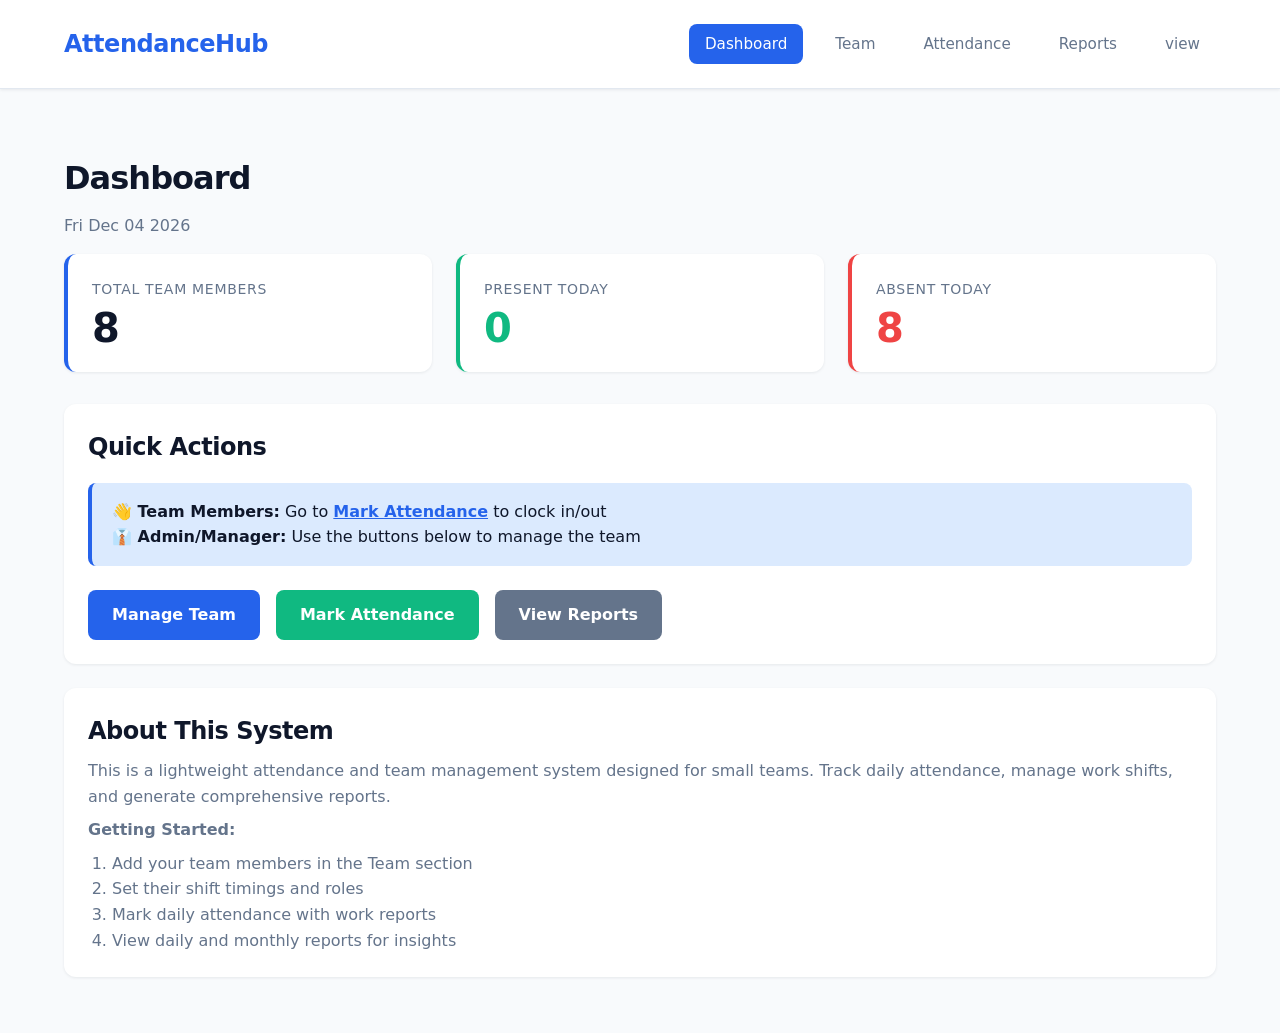
<file: index.html>
<!DOCTYPE html>
<html lang="en">
<head>
  <meta charset="UTF-8">
  <meta name="viewport" content="width=device-width, initial-scale=1.0">
  <title>Dashboard - Attendance System</title>
  <link rel="stylesheet" href="css/style.css">
</head>
<body>
  <header>
    <div class="container">
      <a href="index.html" class="logo">AttendanceHub</a>
      <nav>
        <a href="index.html" class="active">Dashboard</a>
        <a href="team.html">Team</a>
        <a href="attendance.html">Attendance</a>
        <a href="reports.html">Reports</a>
        <a href="view.html">view</a>
      </nav>
    </div>
  </header>

  <main class="container">
    <h1>Dashboard</h1>
    <p class="text-muted mb-2" id="currentDate">Loading...</p>

    <div class="stats-grid">
      <div class="stat-card">
        <div class="stat-label">Total Team Members</div>
        <div class="stat-value" id="totalMembers">0</div>
      </div>
      
      <div class="stat-card" style="border-left-color: var(--success)">
        <div class="stat-label">Present Today</div>
        <div class="stat-value" style="color: var(--success)" id="presentToday">0</div>
      </div>
      
      <div class="stat-card" style="border-left-color: var(--danger)">
        <div class="stat-label">Absent Today</div>
        <div class="stat-value" style="color: var(--danger)" id="absentToday">0</div>
      </div>
    </div>

    <div class="card">
      <h2 class="mb-2">Quick Actions</h2>
      
      <div class="alert" style="background: #dbeafe; border-left: 4px solid var(--primary); margin-bottom: 1.5rem;">
        <strong>👋 Team Members:</strong> Go to <a href="attendance.html" style="color: var(--primary); font-weight: 600;">Mark Attendance</a> to clock in/out<br>
        <strong>👔 Admin/Manager:</strong> Use the buttons below to manage the team
      </div>
      
      <div class="btn-group">
        <a href="team.html" class="btn btn-primary">
          Manage Team
        </a>
        <a href="attendance.html" class="btn btn-success">
          Mark Attendance
        </a>
        <a href="reports.html" class="btn btn-secondary">
          View Reports
        </a>
      </div>
    </div>

    <div class="card">
      <h2 class="mb-1">About This System</h2>
      <p class="text-muted mb-1">
        This is a lightweight attendance and team management system designed for small teams. 
        Track daily attendance, manage work shifts, and generate comprehensive reports.
      </p>
      <p class="text-muted mb-0">
        <strong>Getting Started:</strong>
      </p>
      <ol class="text-muted" style="margin-left: 1.5rem; margin-top: 0.5rem;">
        <li>Add your team members in the Team section</li>
        <li>Set their shift timings and roles</li>
        <li>Mark daily attendance with work reports</li>
        <li>View daily and monthly reports for insights</li>
      </ol>
    </div>
  </main>

  <script src="js/storage.js"></script>
  <script src="js/dashboard.js"></script>
</body>
</html>
</file>
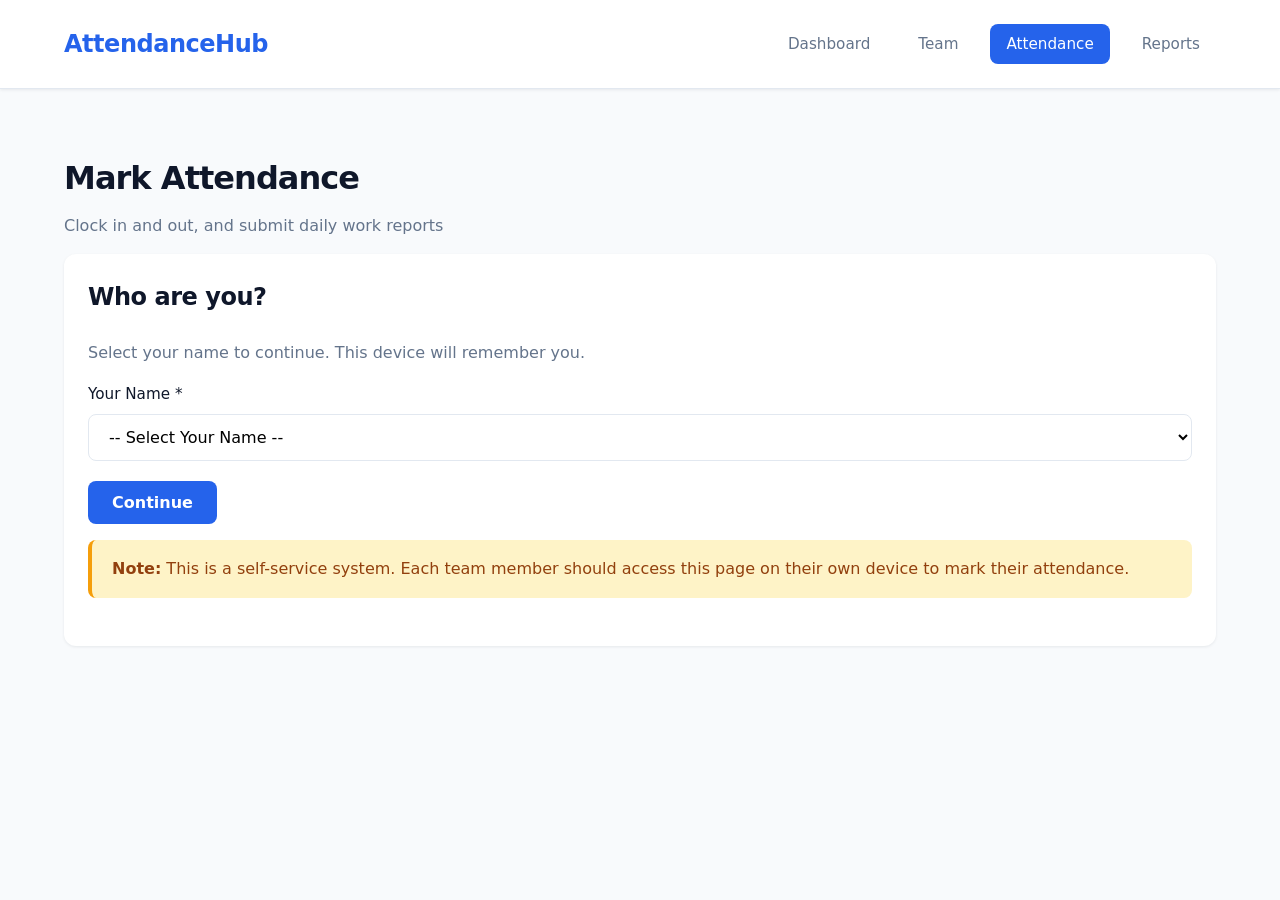
<file: attendance.html>
<!DOCTYPE html>
<html lang="en">
<head>
  <meta charset="UTF-8">
  <meta name="viewport" content="width=device-width, initial-scale=1.0">
  <title>Mark Attendance - Attendance System</title>
  <link rel="stylesheet" href="css/style.css">
</head>
<body>
  <header>
    <div class="container">
      <a href="index.html" class="logo">AttendanceHub</a>
      <nav>
        <a href="index.html">Dashboard</a>
        <a href="team.html">Team</a>
        <a href="attendance.html" class="active">Attendance</a>
        <a href="reports.html">Reports</a>
      </nav>
    </div>
  </header>

  <main class="container">
    <h1>Mark Attendance</h1>
    <p class="text-muted mb-2">Clock in and out, and submit daily work reports</p>

    <div id="alertMessage" style="display: none;"></div>

    <!-- Member Selection (First Time) -->
    <div id="memberSelection" class="card">
      <h2>Who are you?</h2>
      <p class="text-muted mb-2">Select your name to continue. This device will remember you.</p>
      
      <div class="form-group">
        <label for="memberSelect">Your Name *</label>
        <select id="memberSelect">
          <option value="">Loading...</option>
        </select>
      </div>

      <button id="confirmMemberBtn" class="btn btn-primary">
        Continue
      </button>
      
      <div class="alert alert-warning mt-2">
        <strong>Note:</strong> This is a self-service system. Each team member should access this page on their own device to mark their attendance.
      </div>
    </div>

    <!-- Attendance Actions (After Selection) -->
    <div id="attendanceActions" style="display: none;">
      <div class="card">
        <div class="d-flex justify-between align-center mb-2" style="flex-wrap: wrap; gap: 1rem;">
          <div>
            <h2 class="mb-0">Welcome, <span id="currentUserName"></span>!</h2>
            <p class="text-muted mb-0"><span id="currentUserRole"></span></p>
          </div>
          <button id="changeMemberBtn" class="btn btn-secondary" style="height: fit-content;">
            Switch User
          </button>
        </div>

        <div class="form-group">
          <label for="currentDate">Date</label>
          <input type="date" id="currentDate" readonly>
        </div>

        <div id="attendanceStatus"></div>

        <div class="btn-group">
          <button id="timeInBtn" class="btn btn-success" disabled>
            ⏰ Time In
          </button>
          <button id="timeOutBtn" class="btn btn-danger" disabled>
            🏁 Time Out
          </button>
        </div>
      </div>

      <div class="card">
        <h2>Daily Work Report</h2>
        <p class="text-muted mb-1">Describe what you accomplished today</p>
        
        <div class="form-group">
          <label for="reportText">Work Report *</label>
          <textarea 
            id="reportText" 
            placeholder="Enter your daily work report here... (Required before Time Out)"
            disabled
            rows="6"
          ></textarea>
        </div>
        
        <p class="text-muted" style="font-size: 0.875rem;">
          <strong>Note:</strong> You must fill in your work report before you can clock out.
        </p>
      </div>
    </div>
  </main>

  <script src="js/storage.js"></script>
  <script src="js/attendance.js"></script>
</body>
</html>
</file>
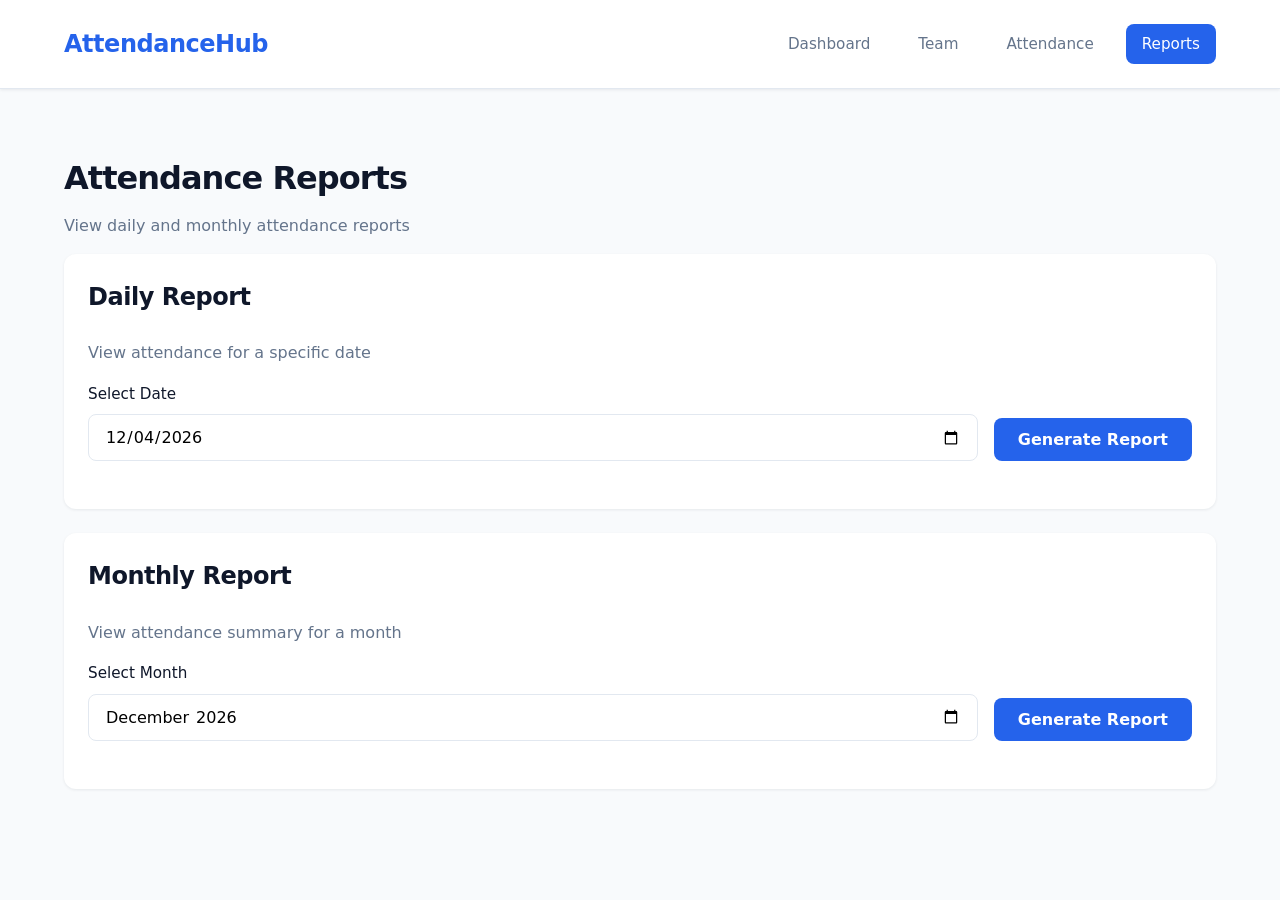
<file: reports.html>
<!DOCTYPE html>
<html lang="en">
<head>
  <meta charset="UTF-8">
  <meta name="viewport" content="width=device-width, initial-scale=1.0">
  <title>Reports - Attendance System</title>
  <link rel="stylesheet" href="css/style.css">
</head>
<body>
  <header>
    <div class="container">
      <a href="index.html" class="logo">AttendanceHub</a>
      <nav>
        <a href="index.html">Dashboard</a>
        <a href="team.html">Team</a>
        <a href="attendance.html">Attendance</a>
        <a href="reports.html" class="active">Reports</a>
      </nav>
    </div>
  </header>

  <main class="container">
    <h1>Attendance Reports</h1>
    <p class="text-muted mb-2">View daily and monthly attendance reports</p>

    <div class="card">
      <h2>Daily Report</h2>
      <p class="text-muted mb-2">View attendance for a specific date</p>
      
      <div id="dailyAlert" style="display: none;"></div>

      <div style="display: flex; gap: 1rem; align-items: flex-end; flex-wrap: wrap; margin-bottom: 1.5rem;">
        <div class="form-group mb-0" style="flex: 1; min-width: 200px;">
          <label for="dailyDate">Select Date</label>
          <input type="date" id="dailyDate">
        </div>
        <button id="generateDailyBtn" class="btn btn-primary">
          Generate Report
        </button>
      </div>

      <div id="dailyReport"></div>
    </div>

    <div class="card">
      <h2>Monthly Report</h2>
      <p class="text-muted mb-2">View attendance summary for a month</p>
      
      <div id="monthlyAlert" style="display: none;"></div>

      <div style="display: flex; gap: 1rem; align-items: flex-end; flex-wrap: wrap; margin-bottom: 1.5rem;">
        <div class="form-group mb-0" style="flex: 1; min-width: 200px;">
          <label for="monthlyMonth">Select Month</label>
          <input type="month" id="monthlyMonth">
        </div>
        <button id="generateMonthlyBtn" class="btn btn-primary">
          Generate Report
        </button>
      </div>

      <div id="monthlyReport"></div>
    </div>
  </main>

  <script src="js/storage.js"></script>
  <script src="js/reports.js"></script>
</body>
</html>
</file>
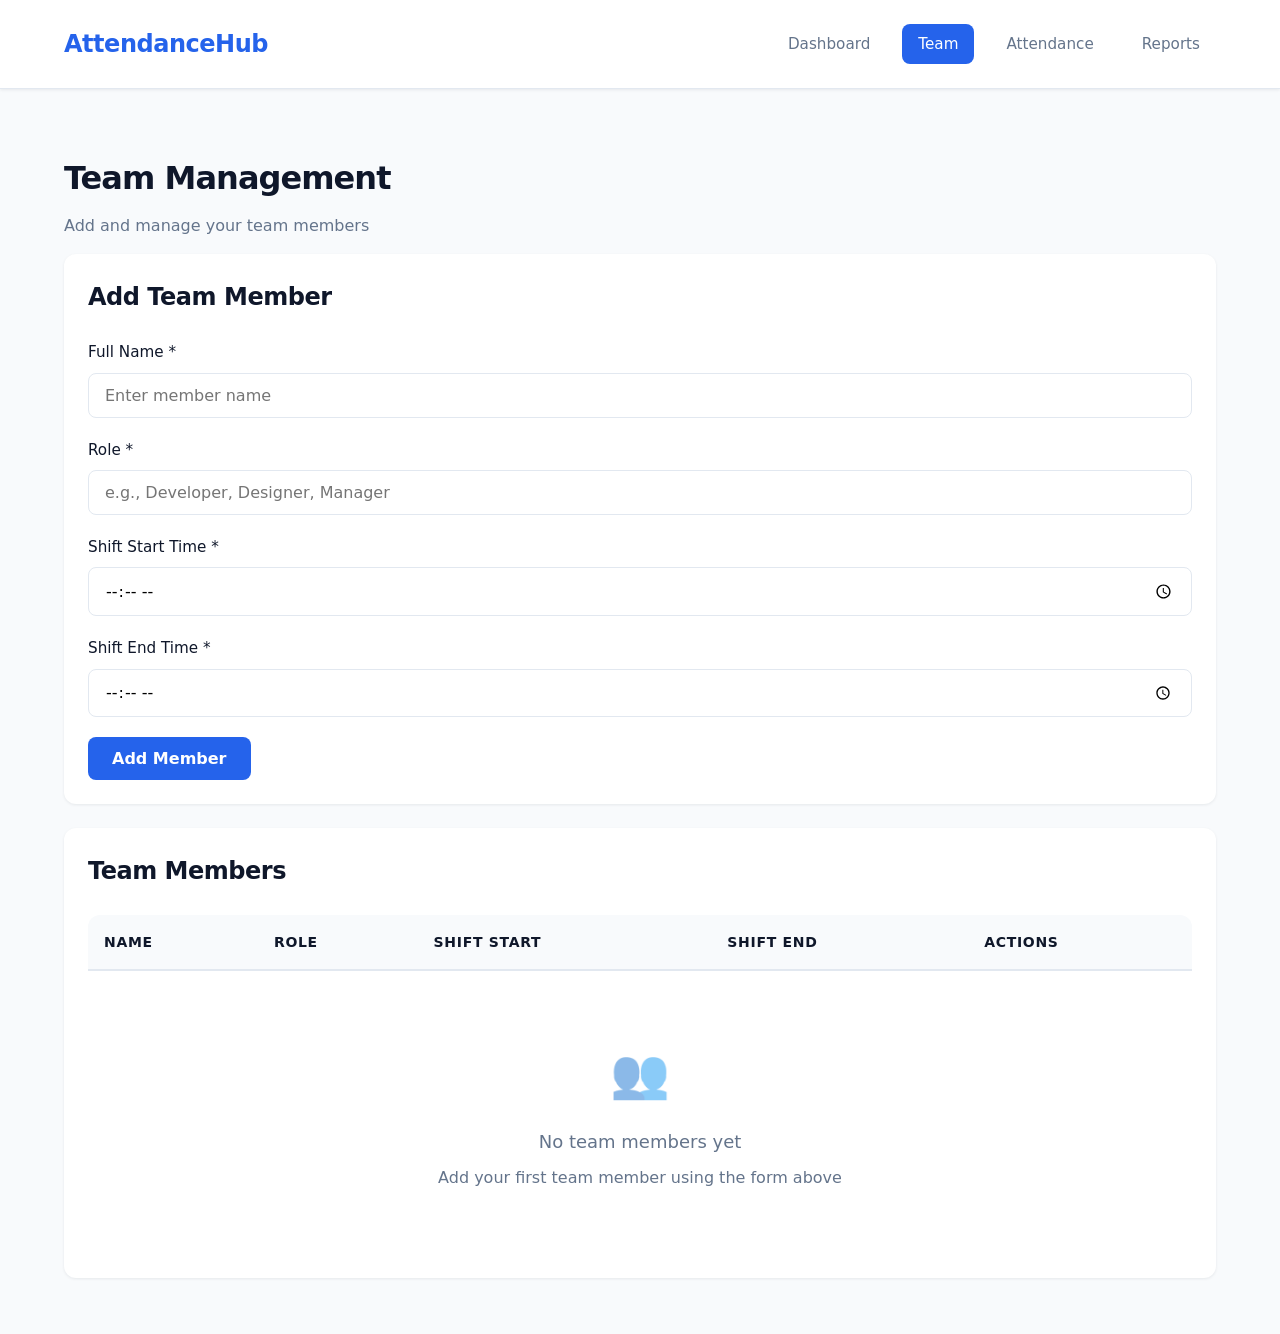
<file: team.html>
<!DOCTYPE html>
<html lang="en">
<head>
  <meta charset="UTF-8">
  <meta name="viewport" content="width=device-width, initial-scale=1.0">
  <title>Team Management - Attendance System</title>
  <link rel="stylesheet" href="css/style.css">
</head>
<body>
  <header>
    <div class="container">
      <a href="index.html" class="logo">AttendanceHub</a>
      <nav>
        <a href="index.html">Dashboard</a>
        <a href="team.html" class="active">Team</a>
        <a href="attendance.html">Attendance</a>
        <a href="reports.html">Reports</a>
      </nav>
    </div>
  </header>

  <main class="container">
    <h1>Team Management</h1>
    <p class="text-muted mb-2">Add and manage your team members</p>

    <div id="alertMessage" style="display: none;"></div>

    <div class="card">
      <h2>Add Team Member</h2>
      <form id="teamForm">
        <div class="form-group">
          <label for="memberName">Full Name *</label>
          <input type="text" id="memberName" placeholder="Enter member name" required>
        </div>

        <div class="form-group">
          <label for="memberRole">Role *</label>
          <input type="text" id="memberRole" placeholder="e.g., Developer, Designer, Manager" required>
        </div>

        <div class="form-group">
          <label for="shiftStart">Shift Start Time *</label>
          <input type="time" id="shiftStart" required>
        </div>

        <div class="form-group">
          <label for="shiftEnd">Shift End Time *</label>
          <input type="time" id="shiftEnd" required>
        </div>

        <button type="submit" class="btn btn-primary">
          Add Member
        </button>
      </form>
    </div>

    <div class="card">
      <h2>Team Members</h2>
      <div class="table-container">
        <table>
          <thead>
            <tr>
              <th>Name</th>
              <th>Role</th>
              <th>Shift Start</th>
              <th>Shift End</th>
              <th>Actions</th>
            </tr>
          </thead>
          <tbody id="teamTableBody">
            <tr>
              <td colspan="5" class="text-center">Loading...</td>
            </tr>
          </tbody>
        </table>
      </div>
    </div>
  </main>

  <script src="js/storage.js"></script>
  <script src="js/team.js"></script>
</body>
</html>
</file>
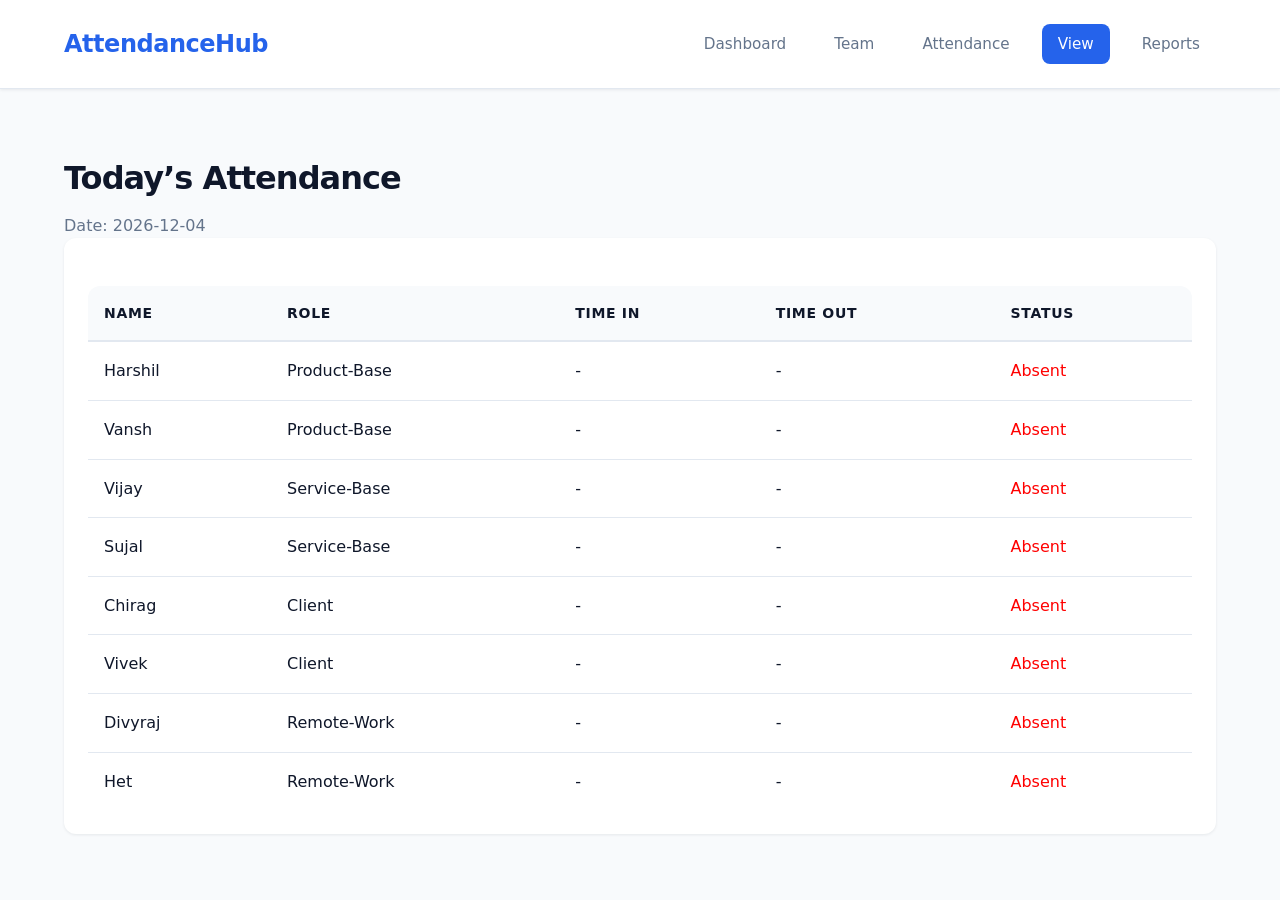
<file: view.html>
<!DOCTYPE html>
<html lang="en">
<head>
  <meta charset="UTF-8">
  <title>View Attendance</title>
  <link rel="stylesheet" href="css/style.css">
</head>
<body>

<header>
  <div class="container">
    <a href="index.html" class="logo">AttendanceHub</a>
    <nav>
      <a href="index.html">Dashboard</a>
      <a href="team.html">Team</a>
      <a href="attendance.html">Attendance</a>
      <a href="view.html" class="active">View</a>
      <a href="reports.html">Reports</a>
    </nav>
  </div>
</header>

<main class="container">
  <h1>Today’s Attendance</h1>
  <p class="text-muted" id="viewDate"></p>

  <div class="card">
    <div class="table-container">
      <table>
        <thead>
          <tr>
            <th>Name</th>
            <th>Role</th>
            <th>Time In</th>
            <th>Time Out</th>
            <th>Status</th>
          </tr>
        </thead>
        <tbody id="attendanceTable">
          <tr>
            <td colspan="5" class="text-center">Loading...</td>
          </tr>
        </tbody>
      </table>
    </div>
  </div>
</main>

<script src="js/storage.js"></script>
<script src="js/view.js"></script>
</body>

</html>
</file>
<file: css/style.css>
:root {
  --primary: #2563eb;
  --primary-dark: #1e40af;
  --secondary: #64748b;
  --success: #10b981;
  --danger: #ef4444;
  --warning: #f59e0b;
  --bg: #f8fafc;
  --surface: #ffffff;
  --text: #0f172a;
  --text-light: #64748b;
  --border: #e2e8f0;
  --shadow: rgba(15, 23, 42, 0.08);
  --radius: 12px;
}

* {
  margin: 0;
  padding: 0;
  box-sizing: border-box;
}

body {
  font-family: -apple-system, BlinkMacSystemFont, "Segoe UI", system-ui, sans-serif;
  background: var(--bg);
  color: var(--text);
  line-height: 1.6;
  min-height: 100vh;
}

.container {
  max-width: 1200px;
  margin: 0 auto;
  padding: 2rem 1.5rem;
}

/* Header */
header {
  background: var(--surface);
  border-bottom: 1px solid var(--border);
  padding: 1.5rem 0;
  margin-bottom: 2rem;
  box-shadow: 0 1px 3px var(--shadow);
}

header .container {
  padding: 0 1.5rem;
  display: flex;
  justify-content: space-between;
  align-items: center;
}

.logo {
  font-size: 1.5rem;
  font-weight: 700;
  color: var(--primary);
  text-decoration: none;
  letter-spacing: -0.02em;
}

nav {
  display: flex;
  gap: 1rem;
}

nav a {
  color: var(--text-light);
  text-decoration: none;
  padding: 0.5rem 1rem;
  border-radius: 8px;
  transition: all 0.2s;
  font-weight: 500;
  font-size: 0.95rem;
}

nav a:hover {
  background: var(--bg);
  color: var(--text);
}

nav a.active {
  background: var(--primary);
  color: white;
}

/* Typography */
h1 {
  font-size: 2rem;
  font-weight: 700;
  margin-bottom: 0.5rem;
  letter-spacing: -0.03em;
}

h2 {
  font-size: 1.5rem;
  font-weight: 600;
  margin-bottom: 1.5rem;
  letter-spacing: -0.02em;
}

/* Cards */
.card {
  background: var(--surface);
  border-radius: var(--radius);
  padding: 1.5rem;
  box-shadow: 0 1px 3px var(--shadow);
  margin-bottom: 1.5rem;
}

.stats-grid {
  display: grid;
  grid-template-columns: repeat(auto-fit, minmax(240px, 1fr));
  gap: 1.5rem;
  margin-bottom: 2rem;
}

.stat-card {
  background: var(--surface);
  border-radius: var(--radius);
  padding: 1.5rem;
  box-shadow: 0 1px 3px var(--shadow);
  border-left: 4px solid var(--primary);
}

.stat-label {
  font-size: 0.875rem;
  color: var(--text-light);
  font-weight: 500;
  text-transform: uppercase;
  letter-spacing: 0.05em;
  margin-bottom: 0.5rem;
}

.stat-value {
  font-size: 2.5rem;
  font-weight: 700;
  color: var(--text);
  line-height: 1;
}

/* Forms */
.form-group {
  margin-bottom: 1.25rem;
}

label {
  display: block;
  font-weight: 500;
  margin-bottom: 0.5rem;
  color: var(--text);
  font-size: 0.95rem;
}

input[type="text"],
input[type="time"],
input[type="date"],
input[type="month"],
select,
textarea {
  width: 100%;
  padding: 0.75rem 1rem;
  border: 1px solid var(--border);
  border-radius: 8px;
  font-size: 1rem;
  font-family: inherit;
  transition: all 0.2s;
  background: var(--surface);
}

input:focus,
select:focus,
textarea:focus {
  outline: none;
  border-color: var(--primary);
  box-shadow: 0 0 0 3px rgba(37, 99, 235, 0.1);
}

textarea {
  resize: vertical;
  min-height: 100px;
}

/* Buttons */
.btn {
  padding: 0.75rem 1.5rem;
  border: none;
  border-radius: 8px;
  font-size: 1rem;
  font-weight: 600;
  cursor: pointer;
  transition: all 0.2s;
  font-family: inherit;
  display: inline-block;
  text-decoration: none;
  text-align: center;
}

.btn-primary {
  background: var(--primary);
  color: white;
}

.btn-primary:hover {
  background: var(--primary-dark);
  transform: translateY(-1px);
  box-shadow: 0 4px 12px rgba(37, 99, 235, 0.3);
}

.btn-danger {
  background: var(--danger);
  color: white;
}

.btn-danger:hover {
  background: #dc2626;
  transform: translateY(-1px);
}

.btn-success {
  background: var(--success);
  color: white;
}

.btn-success:hover {
  background: #059669;
  transform: translateY(-1px);
}

.btn-secondary {
  background: var(--secondary);
  color: white;
}

.btn-secondary:hover {
  background: #475569;
}

.btn:disabled {
  opacity: 0.5;
  cursor: not-allowed;
  transform: none !important;
}

.btn-group {
  display: flex;
  gap: 1rem;
  flex-wrap: wrap;
}

/* Tables */
.table-container {
  overflow-x: auto;
  margin-top: 1.5rem;
}

table {
  width: 100%;
  border-collapse: collapse;
  background: var(--surface);
  border-radius: var(--radius);
  overflow: hidden;
}

thead {
  background: var(--bg);
}

th {
  text-align: left;
  padding: 1rem;
  font-weight: 600;
  font-size: 0.875rem;
  color: var(--text);
  text-transform: uppercase;
  letter-spacing: 0.05em;
  border-bottom: 2px solid var(--border);
}

td {
  padding: 1rem;
  border-bottom: 1px solid var(--border);
}

tr:last-child td {
  border-bottom: none;
}

tbody tr:hover {
  background: var(--bg);
}

/* Badges */
.badge {
  display: inline-block;
  padding: 0.25rem 0.75rem;
  border-radius: 6px;
  font-size: 0.875rem;
  font-weight: 600;
}

.badge-success {
  background: #d1fae5;
  color: #065f46;
}

.badge-danger {
  background: #fee2e2;
  color: #991b1b;
}

.badge-warning {
  background: #fef3c7;
  color: #92400e;
}

.badge-secondary {
  background: var(--bg);
  color: var(--text-light);
}

/* Alerts */
.alert {
  padding: 1rem 1.25rem;
  border-radius: 8px;
  margin-bottom: 1.5rem;
  font-weight: 500;
}

.alert-success {
  background: #d1fae5;
  color: #065f46;
  border-left: 4px solid var(--success);
}

.alert-danger {
  background: #fee2e2;
  color: #991b1b;
  border-left: 4px solid var(--danger);
}

.alert-warning {
  background: #fef3c7;
  color: #92400e;
  border-left: 4px solid var(--warning);
}

/* Empty State */
.empty-state {
  text-align: center;
  padding: 3rem 1rem;
  color: var(--text-light);
}

.empty-state-icon {
  font-size: 3rem;
  margin-bottom: 1rem;
  opacity: 0.5;
}

.empty-state-text {
  font-size: 1.125rem;
  margin-bottom: 0.5rem;
}

/* Attendance Status */
.attendance-status {
  display: flex;
  gap: 1rem;
  margin-bottom: 1.5rem;
  flex-wrap: wrap;
}

.status-item {
  flex: 1;
  min-width: 200px;
  padding: 1rem;
  border-radius: 8px;
  background: var(--bg);
}

.status-label {
  font-size: 0.875rem;
  color: var(--text-light);
  margin-bottom: 0.25rem;
}

.status-value {
  font-size: 1.25rem;
  font-weight: 600;
  color: var(--text);
}

/* Responsive */
@media (max-width: 768px) {
  .container {
    padding: 1rem;
  }

  header .container {
    flex-direction: column;
    gap: 1rem;
    align-items: flex-start;
  }

  nav {
    width: 100%;
    flex-wrap: wrap;
  }

  h1 {
    font-size: 1.5rem;
  }

  .stats-grid {
    grid-template-columns: 1fr;
  }

  .btn-group {
    flex-direction: column;
  }

  .btn-group .btn {
    width: 100%;
  }

  table {
    font-size: 0.875rem;
  }

  th, td {
    padding: 0.75rem 0.5rem;
  }
}

/* Utilities */
.text-center {
  text-align: center;
}

.mb-0 {
  margin-bottom: 0 !important;
}

.mb-1 {
  margin-bottom: 0.5rem !important;
}

.mb-2 {
  margin-bottom: 1rem !important;
}

.mt-2 {
  margin-top: 1rem !important;
}

.text-muted {
  color: var(--text-light);
}

.d-flex {
  display: flex;
}

.justify-between {
  justify-content: space-between;
}

.align-center {
  align-items: center;
}

.gap-1 {
  gap: 0.5rem;
}

.gap-2 {
  gap: 1rem;
}
</file>
